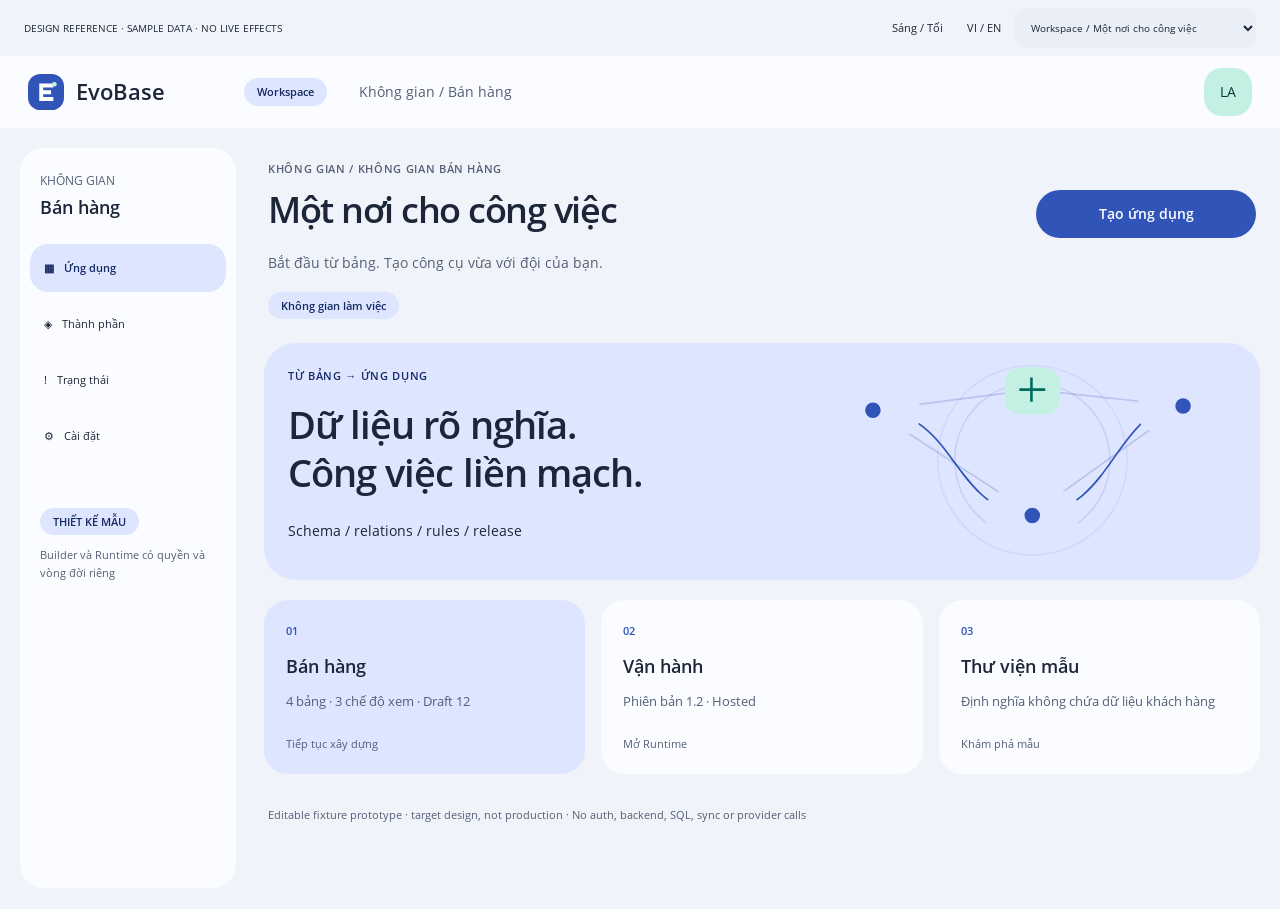
<file: design/m3-expressive/source/index.html>
<!doctype html>
<html lang="vi"><head><meta charset="utf-8"><meta name="viewport" content="width=device-width,initial-scale=1"><meta name="color-scheme" content="light dark"><title>EvoBase · M3 Expressive design reference</title><link rel="icon" href="../assets/evobase-mark.svg"><link rel="stylesheet" href="tokens.css"><link rel="stylesheet" href="style.css"></head><body><a class="skip" href="#content">Bỏ qua điều hướng</a><div class="reference-bar"><span>DESIGN REFERENCE · SAMPLE DATA · NO LIVE EFFECTS</span><div><button id="theme" type="button" aria-label="Chuyển sáng tối">Sáng / Tối</button><button id="locale" type="button" aria-label="Đổi ngôn ngữ tiêu đề">VI / EN</button><label class="sr-only" for="screen-picker">Chọn màn hình thiết kế</label><select id="screen-picker"></select></div></div><header class="topbar"><a href="#workspace" class="brand"><img src="../assets/evobase-mark.svg" alt="" width="36" height="36">EvoBase</a><span id="surface" class="badge primary">Builder</span><span class="crumb">Không gian / Bán hàng</span><button class="avatar" type="button" data-screen="settings" aria-label="Tùy chọn tài khoản mẫu">LA</button></header><div class="shell"><nav id="rail" aria-label="Điều hướng ứng dụng"></nav><main id="content" tabindex="-1"></main></div><footer class="mobile-dock"><button id="mobile-primary" class="filled" type="button"></button><nav aria-label="Runtime navigation"><button data-screen="runtime-home">Đơn hàng</button><button data-screen="approval">Công việc</button><button data-screen="inbox">Hộp thư</button><button data-screen="settings">Khác</button></nav></footer><dialog id="modal" aria-labelledby="dialog-title"><form method="dialog"><div class="dialog-head"><span class="badge">FIXTURE ONLY</span><button class="text-button" aria-label="Đóng" value="cancel">Đóng</button></div><h2 id="dialog-title"></h2><div id="dialog-content"></div><div class="dialog-actions"><button class="tonal" value="cancel">Hủy</button><button id="dialog-commit" class="filled" value="confirm">Hiểu rồi</button></div></form></dialog><div id="announcement" class="sr-only" role="status" aria-live="polite"></div><script type="module" src="app.mjs"></script></body></html>
</file>
<file: design/m3-expressive/source/tokens.css>
/* Generated from source/tokens.json. Do not hand edit. */
:root{--primary:#3154B8;--on-primary:#FFFFFF;--primary-container:#DEE5FF;--on-primary-container:#142A62;--secondary:#515D79;--on-secondary:#FFFFFF;--secondary-container:#E1E7F7;--on-secondary-container:#202D49;--tertiary:#006B5E;--on-tertiary:#FFFFFF;--tertiary-container:#C4EFE3;--on-tertiary-container:#003D35;--error:#A72D30;--on-error:#FFFFFF;--error-container:#FFE1DF;--on-error-container:#6D171B;--surface:#FBFCFF;--on-surface:#1C2638;--on-surface-variant:#536076;--surface-container-lowest:#FFFFFF;--surface-container-low:#F0F3F9;--surface-container:#E9EEF7;--surface-container-high:#E1E7F2;--surface-container-highest:#D6DFED;--outline:#738198;--outline-variant:#C3CDDD;--inverse-surface:#273246;--inverse-on-surface:#F0F3FA;--inverse-primary:#B5C5FF;--scrim:#000000;--success:#196548;--on-success:#FFFFFF;--success-container:#D5F0E2;--on-success-container:#144732;--warning:#7E4F0F;--warning-container:#FFE9C1;--on-warning-container:#5A3707;--motion-curve:cubic-bezier(.2,.8,.2,1);}
[data-theme="dark"]{--primary:#B5C5FF;--on-primary:#002974;--primary-container:#284593;--on-primary-container:#DEE5FF;--secondary:#BDC8E5;--on-secondary:#27344D;--secondary-container:#3D4A65;--on-secondary-container:#E1E7F7;--tertiary:#80D6C3;--on-tertiary:#00382F;--tertiary-container:#005046;--on-tertiary-container:#C4EFE3;--error:#FFB4AD;--on-error:#660E16;--error-container:#823036;--on-error-container:#FFE1DF;--surface:#111824;--on-surface:#E1E8F5;--on-surface-variant:#B7C3D8;--surface-container-lowest:#0C121D;--surface-container-low:#182131;--surface-container:#202B3D;--surface-container-high:#28354B;--surface-container-highest:#34425A;--outline:#8B9AB3;--outline-variant:#40506A;--inverse-surface:#E1E8F5;--inverse-on-surface:#243149;--inverse-primary:#3154B8;--scrim:#000000;--success:#92D6B4;--on-success:#063923;--success-container:#164D35;--on-success-container:#D5F0E2;--warning:#ECC58B;--warning-container:#543811;--on-warning-container:#FFE9C1;--motion-curve:cubic-bezier(.2,.8,.2,1);}
</file>
<file: design/m3-expressive/source/style.css>
@font-face{font-family:'Open Sans';src:url('../assets/OpenSans-Regular.ttf') format('truetype');font-weight:400;font-display:swap}@font-face{font-family:'Open Sans';src:url('../assets/OpenSans-Semibold.ttf') format('truetype');font-weight:600;font-display:swap}
*{box-sizing:border-box}body{margin:0;background:var(--surface-container-low);color:var(--on-surface);font:14px/1.6 'Open Sans',sans-serif}button,input,select,textarea{font:inherit}button,a,input,select,textarea{outline-offset:3px}button:focus-visible,a:focus-visible,input:focus-visible,select:focus-visible,textarea:focus-visible{outline:3px solid var(--primary)}button{border:0;cursor:pointer;background:transparent;color:inherit;min-height:48px;border-radius:24px;padding:0 20px;transition:border-radius 160ms var(--motion-curve),background 160ms var(--motion-curve),transform 160ms var(--motion-curve)}button:hover{background:var(--surface-container-high)}button:active{border-radius:12px;transform:scale(.985)}button:disabled{cursor:not-allowed;opacity:.45;transform:none}a{color:var(--primary)}.filled{background:var(--primary);color:var(--on-primary);font-weight:600}.filled:hover{background:var(--primary);filter:brightness(.93)}.tonal{background:var(--primary-container);color:var(--on-primary-container);font-weight:600}.text-button{color:var(--primary)}.sr-only{position:absolute;width:1px;height:1px;padding:0;overflow:hidden;clip:rect(0,0,0,0);white-space:nowrap;border:0}.skip{position:absolute;top:-80px;left:20px;background:var(--surface);padding:16px;z-index:20}.skip:focus{top:10px}.reference-bar{display:flex;justify-content:space-between;align-items:center;padding:4px 24px;gap:16px;font-size:10px;min-height:48px}.reference-bar>div{display:flex;gap:4px;align-items:center}.reference-bar button{font-size:11px;padding:0 10px}.reference-bar select{max-width:245px;border:0;background:var(--surface-container);color:var(--on-surface);padding:12px;border-radius:12px}.topbar{height:72px;display:flex;gap:32px;align-items:center;padding:0 28px;background:var(--surface)}.brand{display:flex;gap:12px;align-items:center;color:var(--on-surface);font-size:22px;font-weight:600;text-decoration:none;min-width:184px}.badge{display:inline-flex;align-items:center;gap:6px;border-radius:16px;padding:5px 13px;background:var(--surface-container);color:var(--on-surface-variant);font-size:11px;font-weight:600;white-space:normal}.badge.primary{background:var(--primary-container);color:var(--on-primary-container)}.badge.warning{background:var(--warning-container);color:var(--on-warning-container)}.badge.error{background:var(--error-container);color:var(--on-error-container)}.crumb{color:var(--on-surface-variant)}.avatar{margin-left:auto;width:48px;padding:0;border-radius:18px;background:var(--tertiary-container);color:var(--on-tertiary-container)}.shell{display:grid;grid-template-columns:216px minmax(0,1fr);gap:28px;padding:20px;max-width:1600px;margin:auto}#rail{background:var(--surface);border-radius:24px;min-height:calc(100vh - 160px);padding:24px 10px;position:sticky;top:20px;align-self:start}#rail h2{font-size:18px;padding:0 10px;margin:0 0 24px}#rail small{display:block;color:var(--on-surface-variant);padding:0 10px;margin-bottom:4px}#rail button{display:flex;align-items:center;gap:10px;text-align:left;width:100%;font-size:11px;margin-bottom:8px;border-radius:18px;padding:0 14px}#rail button[aria-current=page]{background:var(--primary-container);color:var(--on-primary-container);font-weight:600}.rail-foot{margin:48px 10px 0;color:var(--on-surface-variant);font-size:11px}.page-head{display:flex;justify-content:space-between;gap:24px;align-items:flex-start;padding:12px 4px 24px}.page-head .action{min-width:220px;margin-top:30px}.kicker{font-size:11px;letter-spacing:.06em;text-transform:uppercase;color:var(--on-surface-variant);font-weight:600}h1{font-size:36px;line-height:1.22;letter-spacing:-.035em;font-weight:600;margin:10px 0 20px;max-width:780px}h2{font-size:20px;line-height:1.4;font-weight:600;margin:0 0 20px}h3{font-size:18px;line-height:1.4;font-weight:600;margin:14px 0 12px}.sub{color:var(--on-surface-variant);margin:0 0 18px;max-width:800px}.split{display:grid;grid-template-columns:minmax(0,1fr) 284px;gap:20px}.panel{background:var(--surface);border-radius:24px;padding:22px;min-width:0}.inspector{background:var(--surface-container);border-radius:24px;padding:22px}.inspector dl{margin:0}.inspector dt{font-size:11px;font-weight:600;color:var(--on-surface-variant);margin:26px 0 4px}.inspector dd{margin:0;font-size:13px;overflow-wrap:anywhere}.cards{display:grid;grid-template-columns:repeat(2,minmax(0,1fr));gap:16px}.cards.three{grid-template-columns:repeat(3,minmax(0,1fr))}.cards.single{grid-template-columns:1fr}.card{background:var(--surface);border-radius:24px;padding:22px;min-height:174px;display:flex;flex-direction:column;align-items:flex-start}.card:first-child{background:var(--primary-container)}.card .index{font-size:11px;font-weight:600;color:var(--primary)}.card p{font-size:13px;color:var(--on-surface-variant);margin:0 0 18px}.card small{font-size:11px;color:var(--on-surface-variant);margin-top:auto}.card button{font-size:11px;min-height:48px;padding:0 8px;margin-left:-8px;color:var(--primary);font-weight:600}.note{border-radius:16px;background:var(--secondary-container);color:var(--on-secondary-container);font-size:12px;padding:14px 18px;margin-top:20px}.hero{background:var(--primary-container);border-radius:32px;padding:24px;margin-bottom:20px;min-height:235px;position:relative;overflow:hidden}.hero h2{font-size:38px;line-height:1.25;max-width:570px;letter-spacing:-.025em;margin:16px 0 24px}.hero img{position:absolute;right:8px;top:0;width:45%;height:100%;object-fit:contain}.hero .kicker{color:var(--on-primary-container)}.hero.runtime{background:var(--tertiary-container);min-height:160px;color:var(--on-tertiary-container)}.hero.runtime h2{font-size:26px;margin:12px 0}.metric{font-size:52px;line-height:1;display:inline-block;vertical-align:middle;margin-right:24px}.connected{display:flex;gap:4px;flex-wrap:wrap;margin-bottom:18px}.connected button{background:var(--surface-container);border-radius:8px;padding:0 20px}.connected button:first-child{border-radius:24px 8px 8px 24px}.connected button:last-child{border-radius:8px 24px 24px 8px}.connected button[aria-pressed=true]{background:var(--primary-container);color:var(--on-primary-container);border-radius:24px;font-weight:600}.toolbar{display:flex;gap:10px;align-items:center;background:var(--surface-container-low);border-radius:14px;padding:8px 12px;margin-bottom:14px}.toolbar input{border:0;background:transparent;min-height:40px;min-width:0;width:100%;color:var(--on-surface);padding:8px}.toolbar select{border:0;min-height:40px;border-radius:12px;padding:0 10px;background:var(--surface-container);color:var(--on-surface)}.table-wrap{overflow:auto}table{width:100%;border-collapse:collapse;font-size:13px;white-space:nowrap}th{text-align:left;color:var(--on-surface-variant);font-size:11px;font-weight:600;padding:12px 10px}td{padding:4px 10px;height:56px;border-bottom:1px solid var(--outline-variant);font-variant-numeric:tabular-nums}tr.selected{background:var(--primary-container)}td button{font-size:12px;padding:0 10px}.ref{background:var(--primary-container);color:var(--on-primary-container);font-weight:600;min-height:36px;border-radius:18px}.table-foot{display:flex;justify-content:space-between;align-items:center;color:var(--on-surface-variant);font-size:11px;padding-top:18px}.keyboard-hint{font-size:10px;background:var(--surface-container-low);padding:8px 12px;border-radius:8px;margin-top:12px}.form-grid{display:grid;grid-template-columns:repeat(2,minmax(0,1fr));gap:22px 16px}.field label{font-size:12px;color:var(--on-surface-variant);font-weight:600;display:block;margin-bottom:8px}.field input,.field textarea,.field select{width:100%;border:0;background:var(--surface-container-low);color:var(--on-surface);border-radius:12px;min-height:56px;padding:14px 16px}.field input[aria-invalid=true]{outline:2px solid var(--error)}.field .support{color:var(--on-surface-variant);font-size:11px;margin-top:8px}.form-panel{margin-bottom:20px}.form-layout{display:grid;grid-template-columns:minmax(0,1.7fr) minmax(260px,1fr);gap:20px}.schema-graph{display:grid;grid-template-columns:1fr 1fr;gap:80px 48px;padding:24px;position:relative}.schema-node{padding:20px;background:var(--surface-container-low);border-radius:20px;min-height:176px}.schema-node:nth-child(2){background:var(--primary-container)}.schema-node h3{margin:0 0 15px}.schema-node p{font-size:12px;color:var(--on-surface-variant)}.schema-node small{display:block;color:var(--primary);font-size:11px;border-top:1px solid var(--outline-variant);padding-top:16px}.relation-caption{padding:16px 24px;color:var(--on-surface-variant);font-size:12px}.steps{list-style:none;margin:0;padding:0;display:grid;gap:16px}.steps li{display:grid;grid-template-columns:44px minmax(0,1fr);gap:16px;padding:18px 16px;background:var(--surface-container-low);border-radius:18px;position:relative}.steps li:after{content:'';position:absolute;width:2px;height:16px;bottom:-16px;left:38px;background:var(--outline-variant)}.steps li:last-child:after{display:none}.steps li:first-child{background:var(--primary-container)}.step-index{width:44px;height:44px;border-radius:14px;background:var(--tertiary-container);color:var(--on-tertiary-container);display:grid;place-items:center;font-weight:600}.steps li:first-child .step-index{background:var(--primary);color:var(--on-primary)}.steps h3{font-size:13px;margin:0 0 4px}.steps p{font-size:12px;color:var(--on-surface-variant);margin:0}.record-summary dl{margin:0}.record-summary dl>div{display:grid;grid-template-columns:1fr 1.5fr;gap:20px;margin-bottom:24px}.record-summary dt{font-size:12px;font-weight:600;color:var(--on-surface-variant)}.record-summary dd{margin:0;font-weight:600}.bubble{border-radius:20px;background:var(--surface-container-low);padding:18px;margin-bottom:24px;max-width:90%}.bubble.outbound{background:var(--primary-container);margin-left:auto}.bubble h3{font-size:13px;margin:0 0 10px}.bubble p{margin:0 0 12px}.bubble small{font-size:11px;color:var(--on-surface-variant)}.composer textarea{border:0;width:100%;padding:16px;border-radius:14px;background:var(--surface-container-low);color:var(--on-surface);resize:vertical;min-height:100px}.component-demo{display:flex;gap:12px;flex-wrap:wrap;margin-top:20px}.mobile-dock,.builder-compact-note{display:none}dialog{max-width:560px;width:calc(100% - 32px);border:0;border-radius:32px;background:var(--surface-container-high);color:var(--on-surface);padding:28px}dialog::backdrop{background:rgb(0 0 0/.45)}.dialog-head,.dialog-actions{display:flex;align-items:center;justify-content:space-between;gap:12px;margin-bottom:18px}.dialog-actions{justify-content:flex-end;margin:28px 0 0}#dialog-content{font-size:14px}#dialog-content button{display:block;width:100%;text-align:left;background:var(--surface);margin:8px 0}.prototype-label{font-size:11px;color:var(--on-surface-variant);margin:32px 4px 0}.invalid-fixture{display:none}.show-errors .invalid-fixture{display:block;background:var(--error-container);color:var(--on-error-container);padding:12px;border-radius:12px}
@media(max-width:1100px){.shell{grid-template-columns:180px minmax(0,1fr);gap:16px}.split,.form-layout{grid-template-columns:1fr}.cards.three{grid-template-columns:repeat(2,minmax(0,1fr))}.inspector{margin-top:4px}.hero img{opacity:.45}.topbar{gap:18px}.crumb{display:none}.page-head .action{min-width:180px}.schema-graph{gap:20px}h1{font-size:30px}}
@media(max-width:599px){.reference-bar{align-items:flex-start;padding:6px 16px;flex-direction:column;gap:0}.reference-bar>span{font-size:8px}.reference-bar>div{width:100%;justify-content:space-between}.reference-bar select{max-width:180px;font-size:11px}.topbar{padding:0 16px;height:64px;gap:18px}.brand{min-width:0;font-size:20px}.brand img{width:32px;height:32px}.topbar #surface{margin-left:auto}.avatar{margin-left:0;width:44px;min-height:44px}.shell{display:block;padding:20px 16px 180px}#rail{display:none}.page-head{padding:4px 0 22px}.page-head .action{display:none}h1{font-size:28px;letter-spacing:-.025em;line-height:1.25;margin:14px 0 18px}.kicker{font-size:10px}.sub{font-size:13px}.cards,.cards.three{grid-template-columns:1fr}.hero{min-height:240px;padding:22px}.hero h2{font-size:30px;max-width:100%}.hero img{display:none}.hero.runtime{min-height:178px}.hero.runtime h2{font-size:23px}.card{min-height:172px}.panel,.inspector{padding:20px}.form-grid{grid-template-columns:1fr}.schema-graph{grid-template-columns:1fr;padding:0;gap:20px}.record-summary dl>div{grid-template-columns:1fr;gap:6px}.mobile-dock{display:block;position:fixed;bottom:0;left:0;right:0;background:var(--surface);padding:12px 16px calc(8px + env(safe-area-inset-bottom));z-index:4}.mobile-dock>.filled{width:100%}.mobile-dock nav{display:grid;grid-template-columns:repeat(4,1fr);margin:8px -8px 0}.mobile-dock nav button{font-size:10px;padding:0 6px}.builder-compact-note{display:block;background:var(--secondary-container);color:var(--on-secondary-container);border-radius:18px;padding:16px;margin-bottom:20px;font-size:12px}body.builder .form-panel input,body.builder .form-panel select,body.builder .form-panel textarea{pointer-events:none}body.builder .grid-panel{display:none}.keyboard-hint{display:none}dialog{padding:22px;border-radius:24px}.dialog-actions{display:grid;grid-template-columns:1fr 1fr}.hero .metric{font-size:48px}}
@media(prefers-reduced-motion:reduce){*,*::before,*::after{animation:none!important;transition:none!important;scroll-behavior:auto!important}button:active{transform:none}}@media(forced-colors:active){.badge,.card,.panel,.inspector,.steps li,.hero,button,input,select,textarea{border:1px solid CanvasText}button:focus-visible{outline:3px solid Highlight}}

.worklist{display:grid;gap:8px}.work-row{min-height:88px;background:var(--surface);border-radius:16px;text-align:left;padding:14px 20px;display:grid;grid-template-columns:minmax(0,1fr) auto;position:relative}.work-row strong{font-size:13px}.work-row .amount{font-weight:600;font-size:15px;grid-column:1}.work-row small{font-size:11px;color:var(--on-surface-variant);grid-column:1}.row-status{grid-column:2;grid-row:1 / 4;align-self:center;color:var(--primary);font-size:11px;background:var(--primary-container);border-radius:16px;padding:6px 12px}.list-heading{margin:24px 0 14px}.hero.runtime{min-height:110px}.hero.runtime h2{margin:10px 0 0}.metric{font-size:36px}.up-arrow{display:inline-grid;place-items:center;width:48px;height:48px;border-radius:24px;background:var(--surface-container-low)}

.mobile-dock nav button[aria-current=page]{color:var(--primary);font-weight:600;background:var(--primary-container)}
/* Compact interaction bounds are at least 48px even when the visual anatomy is smaller. */
@media(max-width:599px),(pointer:coarse){.avatar{width:48px;min-width:48px;min-height:48px}.ref{min-height:48px;min-width:48px;padding:0 14px}}
</file>
